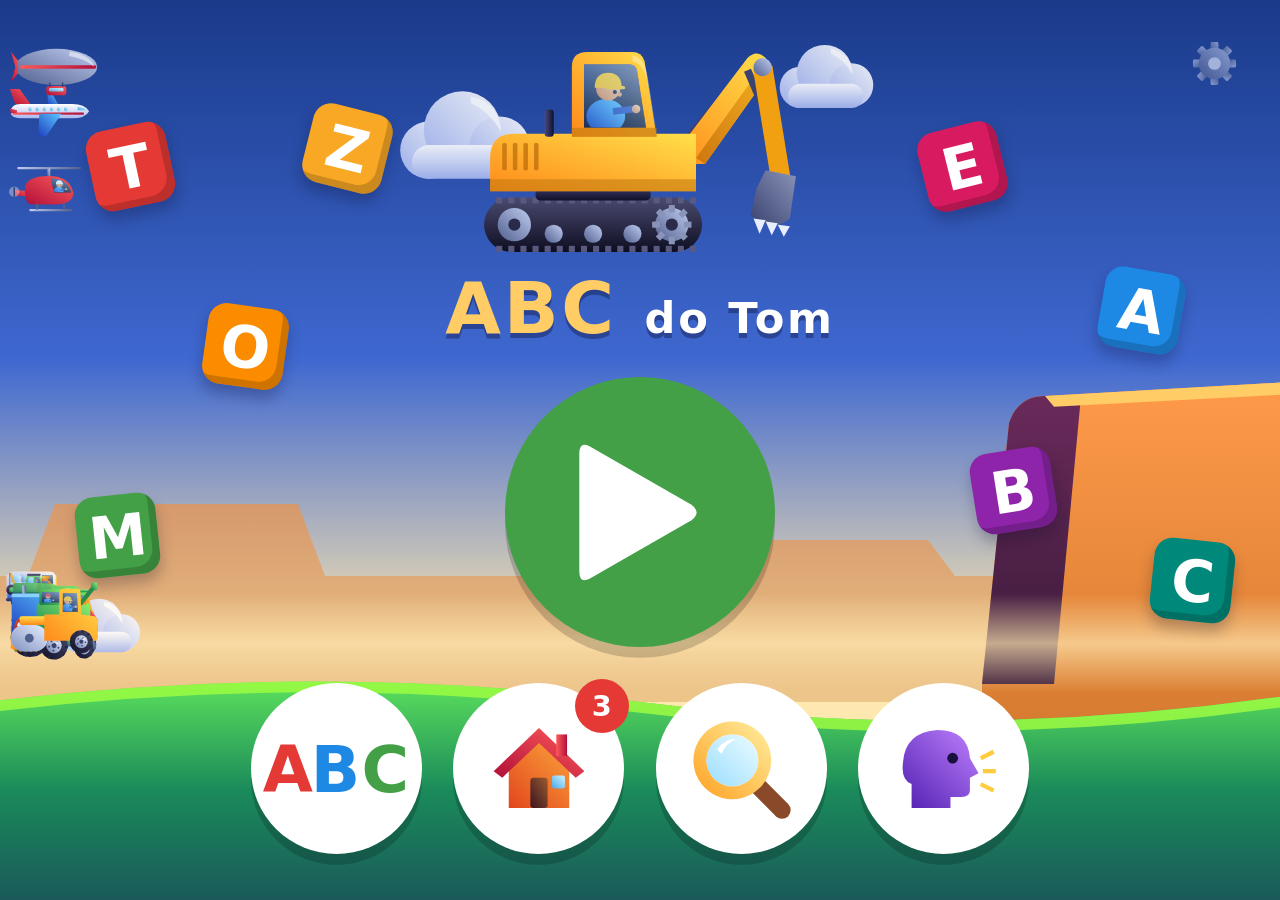
<file: index.html>
<!doctype html>
<html lang="pt-BR">
<head>
  <meta charset="utf-8">
  <meta name="viewport" content="width=device-width, initial-scale=1, maximum-scale=1, user-scalable=no, viewport-fit=cover">
  <title>ABC do Tom</title>
  <meta name="apple-mobile-web-app-capable" content="yes">
  <meta name="mobile-web-app-capable" content="yes">
  <meta name="apple-mobile-web-app-status-bar-style" content="black-translucent">
  <meta name="apple-mobile-web-app-title" content="ABC do Tom">
  <meta name="theme-color" content="#FFF3D6">
  <link rel="manifest" href="manifest.webmanifest">
  <link rel="icon" href="icon.svg" type="image/svg+xml">
  <link rel="apple-touch-icon" href="icon-180.png">
  <link rel="stylesheet" href="css/app.css">
</head>
<body>
  <div id="app" class="screen"></div>
  <script type="module" src="js/app.js"></script>
</body>
</html>
</file>
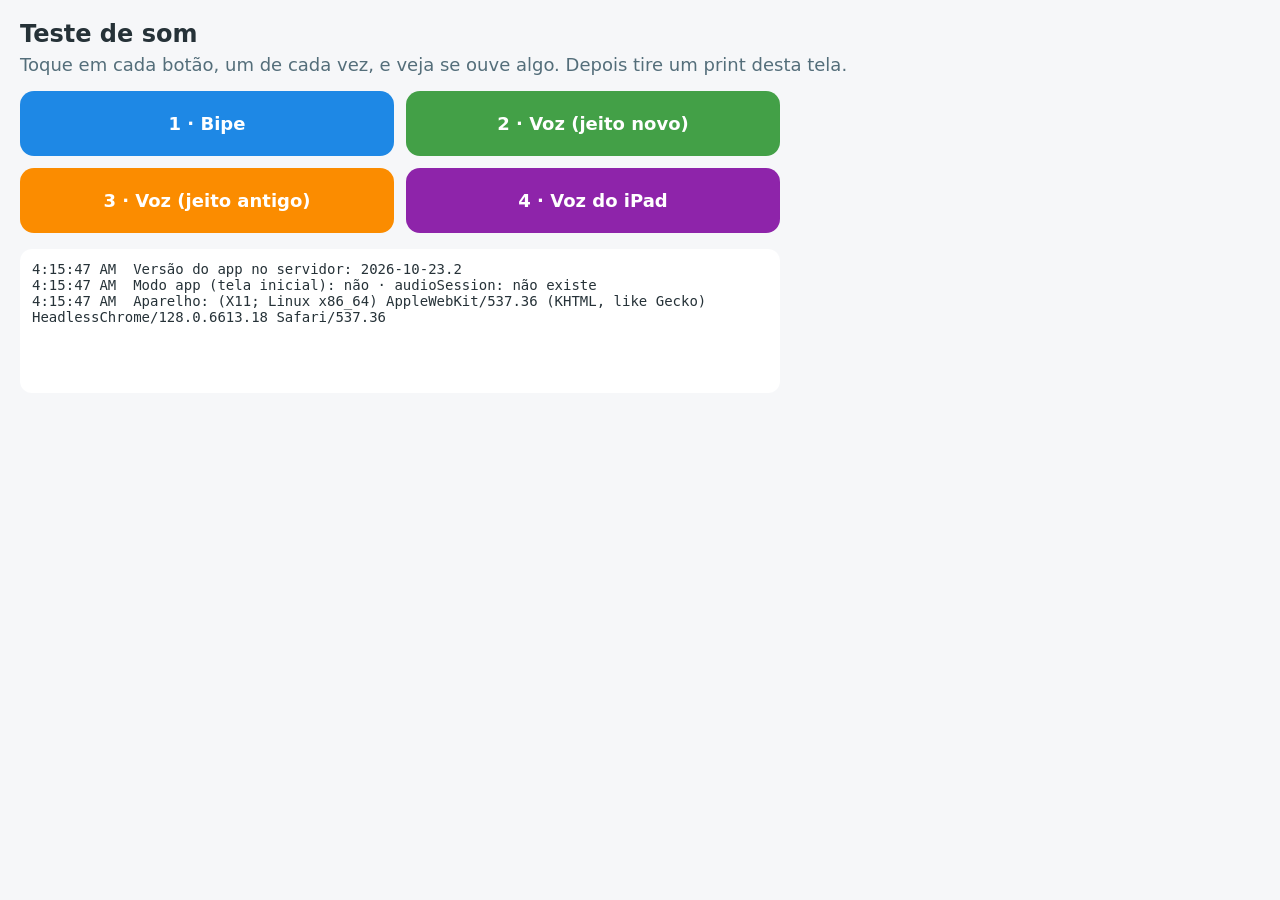
<file: teste.html>
<!doctype html>
<html lang="pt-BR">
<head>
<meta charset="utf-8">
<meta name="viewport" content="width=device-width, initial-scale=1">
<title>Teste de som</title>
<style>
  body { font: 18px -apple-system, system-ui, sans-serif; margin: 0; padding: 20px; background: #F6F7F9; color: #263238; }
  h1 { font-size: 24px; margin: 0 0 6px; }
  p { color: #546E7A; margin: 0 0 16px; }
  .grid { display: grid; grid-template-columns: 1fr 1fr; gap: 12px; max-width: 760px; }
  button { font: inherit; font-weight: 700; padding: 22px 14px; border: 0; border-radius: 14px; background: #1E88E5; color: #fff; }
  button:active { opacity: .7; }
  button.b2 { background: #43A047; } button.b3 { background: #FB8C00; } button.b4 { background: #8E24AA; }
  #log { margin-top: 16px; background: #fff; border-radius: 12px; padding: 12px; font: 14px ui-monospace, Menlo, monospace; white-space: pre-wrap; max-width: 736px; min-height: 120px; }
  .ok { color: #2E7D32; } .err { color: #C62828; }
</style>
</head>
<body>
<h1>Teste de som</h1>
<p>Toque em cada botão, um de cada vez, e veja se ouve algo. Depois tire um print desta tela.</p>
<div class="grid">
  <button id="t1">1 · Bipe</button>
  <button id="t2" class="b2">2 · Voz (jeito novo)</button>
  <button id="t3" class="b3">3 · Voz (jeito antigo)</button>
  <button id="t4" class="b4">4 · Voz do iPad</button>
</div>
<div id="log"></div>
<script>
  const out = document.getElementById('log');
  const log = (msg, cls) => { const d = document.createElement('div'); if (cls) d.className = cls; d.textContent = new Date().toLocaleTimeString() + '  ' + msg; out.prepend(d); };
  let ctx;
  const getCtx = () => { const AC = window.AudioContext || window.webkitAudioContext; if (!ctx && AC) ctx = new AC(); return ctx; };
  const state = () => 'áudio: ' + (ctx ? ctx.state + ' ' + ctx.sampleRate + 'Hz' : 'nenhum');

  log('Aparelho: ' + navigator.userAgent.replace(/^Mozilla\/5.0 /, ''));
  log('Modo app (tela inicial): ' + (navigator.standalone ? 'sim' : 'não') + ' · audioSession: ' + (navigator.audioSession ? navigator.audioSession.type : 'não existe'));
  fetch('js/app.js', { cache: 'no-store' }).then((r) => r.text()).then((t) => log('Versão do app no servidor: ' + ((t.match(/APP_VERSION = '([^']+)'/) || [])[1] || 'antiga'))).catch(() => {});
  if (navigator.serviceWorker && navigator.serviceWorker.controller) log('Modo offline ativo');

  document.getElementById('t1').onclick = async () => {
    try {
      const c = getCtx();
      await c.resume();
      const o = c.createOscillator(), g = c.createGain();
      o.frequency.value = 660; g.gain.value = 0.3;
      o.connect(g).connect(c.destination); o.start(); o.stop(c.currentTime + 0.6);
      log('Bipe enviado — ' + state(), c.state === 'running' ? 'ok' : 'err');
    } catch (e) { log('Bipe ERRO: ' + e.name + ' ' + e.message, 'err'); }
  };
  document.getElementById('t2').onclick = async () => {
    try {
      const c = getCtx();
      await c.resume();
      const r = await fetch('audio/n_T.m4a');
      log('Arquivo: HTTP ' + r.status + ' ' + (r.headers.get('content-type') || ''));
      const ab = await r.arrayBuffer();
      const buf = await new Promise((res, rej) => c.decodeAudioData(ab, res, rej));
      const s = c.createBufferSource(); s.buffer = buf; s.connect(c.destination); s.start();
      log('Voz (jeito novo) tocando ' + buf.duration.toFixed(2) + 's — ' + state(), c.state === 'running' ? 'ok' : 'err');
    } catch (e) { log('Voz (jeito novo) ERRO: ' + (e && e.name) + ' ' + (e && e.message), 'err'); }
  };
  document.getElementById('t3').onclick = () => {
    const a = new Audio('audio/n_T.m4a');
    a.onended = () => log('Voz (jeito antigo) terminou', 'ok');
    a.onerror = () => log('Voz (jeito antigo) ERRO de arquivo: ' + (a.error && a.error.code), 'err');
    a.play().then(() => log('Voz (jeito antigo) tocando', 'ok')).catch((e) => log('Voz (jeito antigo) ERRO: ' + e.name + ' ' + e.message, 'err'));
  };
  document.getElementById('t4').onclick = () => {
    if (!('speechSynthesis' in window)) return log('Sem voz sintética', 'err');
    const u = new SpeechSynthesisUtterance('Tê, de trator');
    u.lang = 'pt-BR';
    u.onend = () => log('Voz do iPad terminou', 'ok');
    u.onerror = (e) => log('Voz do iPad ERRO: ' + e.error, 'err');
    speechSynthesis.cancel(); speechSynthesis.speak(u);
    log('Voz do iPad enviada (vozes: ' + speechSynthesis.getVoices().length + ')');
  };
</script>
</body>
</html>
</file>
<file: css/app.css>
:root {
  --sky: #FFF3D6;
  --sky2: #FFE3A3;
  --dirt: #C98B4E;
  --dirt2: #A86B34;
  --ink: #263238;
  --green: #43A047;
  --letter-font: "Arial Rounded MT Bold", "Nunito", "Varela Round", ui-rounded, system-ui, sans-serif;
}
* { box-sizing: border-box; -webkit-tap-highlight-color: transparent; }
html, body {
  margin: 0; height: 100%; overflow: hidden;
  background: var(--sky); color: var(--ink);
  font-family: -apple-system, system-ui, sans-serif;
  -webkit-user-select: none; user-select: none; -webkit-touch-callout: none;
  touch-action: manipulation;
}
button { font: inherit; color: inherit; border: 0; background: none; cursor: pointer; touch-action: manipulation; }

.screen {
  position: fixed; inset: 0;
  display: flex; flex-direction: column; align-items: center; justify-content: center;
  gap: 3vmin;
  padding: max(16px, env(safe-area-inset-top)) 16px max(16px, env(safe-area-inset-bottom));
  background: #3f68d0 var(--bg, none) center bottom / cover no-repeat;
}
.screen.parent { background: #F6F7F9; }

.art { width: 100%; height: auto; display: block; overflow: visible; }

/* ---------- Botões grandes ---------- */
.btn {
  display: grid; place-items: center;
  width: 20vmin; height: 20vmin; min-width: 96px; min-height: 96px;
  border-radius: 50%;
  background: #fff; font-size: 9vmin;
  box-shadow: 0 1.2vmin 0 rgba(0,0,0,.18);
  transition: transform .1s;
  position: relative;
}
.btn:active { transform: translateY(.8vmin) scale(.97); box-shadow: 0 .4vmin 0 rgba(0,0,0,.18); }
.btn.play, .btn.go { width: 30vmin; height: 30vmin; background: var(--green); }
.btn.go { width: 20vmin; height: 20vmin; position: absolute; right: 5vmin; bottom: 6vmin; animation: pulse 1.4s ease-in-out infinite; }
/* Ícones e letras centralizados (ver js/glyph.js) */
.glyph { width: 100%; height: 100%; display: block; overflow: visible; }
.glyph text { font-family: var(--letter-font); font-weight: 900; fill: var(--c, #E53935); }
.shape { width: 62%; height: 62%; display: block; }
.ico { width: 58%; height: 58%; display: block; object-fit: contain; pointer-events: none; }
.ico-inline { height: 1.1em; width: 1.1em; vertical-align: -0.2em; }
.btn.play .shape { width: 64%; height: 64%; }
.btn.abc { display: flex; align-items: center; justify-content: center; }
.btn.abc span { width: 10vmin; height: 10vmin; margin: 0 -2.3vmin; flex: none; }
.btn small {
  position: absolute; right: -.5vmin; top: -.5vmin;
  background: #E53935; color: #fff; font-size: 3.2vmin; font-weight: 800;
  min-width: 6vmin; height: 6vmin; border-radius: 3vmin; display: grid; place-items: center; padding: 0 1vmin;
}
.hidden { visibility: hidden; }

.corner-btn {
  position: absolute; top: max(14px, env(safe-area-inset-top)); left: 16px;
  width: 11vmin; height: 11vmin; min-width: 60px; min-height: 60px;
  border-radius: 50%; background: rgba(255,255,255,.8);
  display: grid; place-items: center; z-index: 5;
  box-shadow: 0 .6vmin 0 rgba(0,0,0,.12);
}
.back-btn { left: calc(16px + 13vmin); }

/* ---------- Início ---------- */
.home .mascot { width: 36vmin; max-width: 380px; }
.logo { margin: -2vmin 0 0; font-family: var(--letter-font); font-size: 8vmin; font-weight: 900; color: #ffcc66; letter-spacing: .3vmin; text-shadow: 0 .5vmin 0 rgba(10,10,42,.35); }
.logo span { color: #fff; font-size: .6em; }
.menu { display: flex; flex-direction: column; align-items: center; gap: 4vmin; }
.menu-row { display: flex; gap: 5vmin; }
.gear { left: auto; right: 16px; background: transparent; box-shadow: none; }
.gear .ico { width: 45%; height: 45%; opacity: .5; }
.gear svg { position: absolute; inset: 0; width: 100%; height: 100%; transform: rotate(-90deg); }
.gear .ring { fill: none; stroke: #43A047; stroke-width: 3; stroke-dasharray: 101; stroke-dashoffset: 101; }
.gear.holding .ring { transition: stroke-dashoffset 2s linear; stroke-dashoffset: 0; }

.bob { animation: bob 2.4s ease-in-out infinite; }
@keyframes bob { 50% { transform: translateY(-1.5vmin) rotate(-1deg); } }
.mascot .esc-arm { transform-origin: 140px 86px; animation: dig 3s ease-in-out infinite; }
@keyframes dig { 0%, 60%, 100% { transform: rotate(0); } 75% { transform: rotate(6deg); } 88% { transform: rotate(-3deg); } }
.mascot .eyes { animation: blink 4s infinite; transform-origin: 71px 63px; }
@keyframes blink { 0%, 94%, 100% { transform: scaleY(1); } 97% { transform: scaleY(.1); } }

/* ---------- Letras ---------- */
.bigletter, .tile {
  font-family: var(--letter-font); font-weight: 900; line-height: 1;
  color: var(--c, #E53935);
  background: #fff; display: grid; place-items: center;
  border-radius: 5vmin;
  box-shadow: 0 1.4vmin 0 var(--c);
}
.bigletter { width: 46vmin; height: 46vmin; }

.pics { display: flex; gap: 4vmin; }
.picbtn { width: 25vmin; height: 25vmin; padding: 0; border-radius: 3.5vmin; }
/* Figuras: cenas quadradas com cantos arredondados e sombra projetada (sem contorno) */
.pic { display: block; width: 100%; height: 100%; border-radius: inherit; overflow: hidden;
  box-shadow: 0 1.2vmin 0 rgba(10,10,42,.35), 0 2vmin 4vmin rgba(10,10,42,.25); }
.pic img { display: block; width: 100%; height: 100%; pointer-events: none; }
.pic.big { width: 44vmin; height: 44vmin; border-radius: 4.5vmin; }

.intro .intro-tag { position: absolute; top: 8vmin; left: calc(50% - 36vmin); width: 12vmin; height: 12vmin; animation: spin 3s linear infinite; }
@keyframes spin { to { transform: rotate(360deg); } }

/* ---------- Jogo ---------- */
.game { justify-content: space-evenly; padding-top: max(24px, env(safe-area-inset-top)); }
.road { position: relative; width: min(70vw, 900px); height: 10vmin; margin-left: 10vmin; }
.road-line { position: absolute; left: 0; right: 0; bottom: 1vmin; height: 2vmin; border-radius: 1vmin; background: repeating-linear-gradient(90deg, #8D6E63 0 3vmin, #A1887F 3vmin 6vmin); }
.mini-esc { position: absolute; bottom: 1.6vmin; width: 13vmin; transition: left .8s cubic-bezier(.3,1.4,.6,1); }
.flag { position: absolute; right: -3vmin; bottom: 1vmin; width: 9vmin; height: 9vmin; }
.flag .ico, .intro-tag .ico { width: 100%; height: 100%; }

.prompt { display: grid; place-items: center; }
.speaker {
  width: 24vmin; height: 24vmin; border-radius: 50%; background: #fff;
  box-shadow: 0 1.2vmin 0 rgba(0,0,0,.15); animation: pulse 1.6s ease-in-out infinite;
}
@keyframes pulse { 50% { transform: scale(1.06); } }
.picprompt { border-radius: 4.5vmin; }

.opts { display: flex; gap: 5vmin; flex-wrap: wrap; justify-content: center; }
.tile { width: 30vmin; height: 30vmin; transition: transform .15s, opacity .3s; }
.opts.n4 .tile { width: 23vmin; height: 23vmin; }
.opts.n3 .tile { width: 27vmin; height: 27vmin; }
.tile:active { transform: translateY(.8vmin); }
.tile.right { animation: jump .6s ease; background: #F1F8E9; }
@keyframes jump { 30% { transform: translateY(-5vmin) scale(1.15); } 60% { transform: translateY(0) scale(.95); } }
.tile.wrong { animation: shake .4s ease; opacity: .35; }
@keyframes shake { 20%, 60% { transform: translateX(-2vmin) rotate(-4deg); } 40%, 80% { transform: translateX(2vmin) rotate(4deg); } }
.tile.fade { opacity: .25; }
.tile.hint { animation: glow 1s ease-in-out infinite; }
@keyframes glow { 50% { transform: scale(1.1); box-shadow: 0 0 0 2vmin rgba(255, 235, 59, .8), 0 1.4vmin 0 var(--c); } }

.wiggle { animation: wiggle .5s ease; }
@keyframes wiggle { 25% { transform: rotate(-8deg) scale(1.1); } 75% { transform: rotate(8deg) scale(1.1); } }
.pop-in { animation: popin .6s cubic-bezier(.3,1.6,.5,1); }
@keyframes popin { from { transform: scale(0) rotate(-20deg); } }

.dadbar { display: flex; align-items: center; gap: 4vmin; background: rgba(255,255,255,.85); padding: 2vmin 3vmin; border-radius: 6vmin; font-size: 3vmin; color: #546E7A; }
.dadbtn { width: 12vmin; height: 12vmin; border-radius: 50%; display: grid; place-items: center; }
.dadbtn .shape { width: 75%; height: 75%; }
.dadbtn.yes { background: var(--green); }
.dadbtn.no { background: #B0BEC5; }

/* ---------- Chegada / despedida ---------- */
.arrival-stage { display: flex; flex-direction: column; align-items: center; gap: 2vmin; }
.drive-in { animation: drivein 1.3s cubic-bezier(.2,.9,.3,1.1) both; }
@keyframes drivein { from { transform: translateX(110vw); } 80% { transform: translateX(-3vmin); } }
.plate {
  display: block; background: #fff; width: 18vmin; height: 15vmin;
  border: .8vmin solid var(--c); border-radius: 2vmin;
}
.bye .mascot { width: 50vmin; position: relative; }
.zzz { font-family: var(--letter-font); position: absolute; right: 30%; top: -6vmin; font-size: 7vmin; font-weight: 900; color: #c8d4ff; }
.zzz b, .zzz i { font-style: normal; display: inline-block; animation: float 2s ease-in-out infinite; }
.zzz b { font-size: .8em; animation-delay: .4s; } .zzz i { font-size: .6em; animation-delay: .8s; }
@keyframes float { 50% { transform: translateY(-2vmin); opacity: .5; } }
.sleep .art { animation: breathe 3s ease-in-out infinite; transform-origin: bottom; }
@keyframes breathe { 50% { transform: scaleY(.97); } }

/* ---------- Garagem ---------- */
.garage-screen { justify-content: flex-start; padding-top: max(20px, env(safe-area-inset-top)); overflow-y: auto; }
.garage-title { margin: 0; font-size: 6vmin; color: #fff; text-shadow: 0 .4vmin 0 rgba(10,10,42,.35); }
.garage { display: grid; grid-template-columns: repeat(auto-fill, minmax(max(15vmin, 110px), 1fr)); gap: 2.5vmin; width: min(96vw, 1100px); padding-bottom: 6vmin; }
.spot { display: flex; flex-direction: column; align-items: center; gap: 1.2vmin; padding: 0; }
.spot .pic, .spot .empty { width: 100%; height: auto; aspect-ratio: 1; border-radius: 2.5vmin; }
.spot .pic { box-shadow: 0 .8vmin 0 rgba(10,10,42,.35); }
.spot .empty { background: rgba(10,10,42,.18); border: .5vmin dashed rgba(255,255,255,.45); }
.spot .plate { width: 7.5vmin; height: 5.5vmin; border-width: .4vmin; border-radius: 1vmin; }
.spot:not(.on) .plate { opacity: .6; }

/* ---------- Explorar ---------- */
.explore { overflow-y: auto; }
.alphabet { display: grid; grid-template-columns: repeat(auto-fill, minmax(max(13vmin, 84px), 1fr)); gap: 2.5vmin; width: min(94vw, 1100px); }
.tile.small { width: auto; height: auto; aspect-ratio: 1; border-radius: 3vmin; box-shadow: 0 .9vmin 0 var(--c); }
.arrow { position: absolute; top: 40%; width: 12vmin; height: 12vmin; border-radius: 50%; background: rgba(255,255,255,.8); color: #78909C; display: grid; place-items: center; }
.arrow.prev { left: 3vmin; } .arrow.next { right: 3vmin; }

/* ---------- Confete ---------- */
.confetti { position: fixed; width: 0; height: 0; pointer-events: none; z-index: 50; }
.confetti i { position: absolute; width: 14px; height: 18px; border-radius: 3px; animation: burst 1.3s cubic-bezier(.2,.7,.4,1) forwards; }
@keyframes burst { to { transform: translate(var(--dx), calc(var(--dy) + 260px)) rotate(var(--r)); opacity: 0; } }

/* ---------- Animações das ilustrações ---------- */
.drum { transform-origin: 84px 74px; animation: churn 2s linear infinite; }
@keyframes churn { 50% { transform: rotate(-3deg); } }
.drop { animation: drip 1.2s ease-in infinite; }
.drop.d2 { animation-delay: .4s; } .drop.d3 { animation-delay: .8s; }
@keyframes drip { from { transform: translateY(-6px); opacity: 0; } 30% { opacity: 1; } to { transform: translateY(14px); opacity: 0; } }
.bub { animation: rise 2s ease-in infinite; }
.bub.d2 { animation-delay: .7s; } .bub.d3 { animation-delay: 1.3s; }
@keyframes rise { from { transform: translateY(20px); opacity: 0; } 40% { opacity: 1; } to { transform: translateY(-20px); opacity: 0; } }

/* ---------- Área do papai ---------- */
.parent { justify-content: flex-start; align-items: stretch; padding: 0; gap: 0; -webkit-user-select: text; user-select: text; }
.p-head { display: flex; align-items: center; gap: 12px; padding: max(12px, env(safe-area-inset-top)) 16px 12px; background: #fff; border-bottom: 1px solid #E0E4E8; flex-wrap: wrap; }
.p-head nav { display: flex; gap: 6px; }
.p-head button { padding: 10px 14px; border-radius: 10px; font-size: 16px; }
.p-head nav button.on { background: #263238; color: #fff; }
.p-close { background: #ECEFF1; }
.p-body { flex: 1; overflow-y: auto; -webkit-overflow-scrolling: touch; padding: 16px 16px 60px; max-width: 900px; width: 100%; margin: 0 auto; font-size: 16px; }
.p-body h3 { margin: 24px 0 8px; font-size: 17px; }
.p-note { color: #546E7A; line-height: 1.45; }
.p-warn { background: #FFF3E0; color: #E65100; padding: 10px 12px; border-radius: 10px; }
.p-grid { display: grid; grid-template-columns: repeat(auto-fill, minmax(96px, 1fr)); gap: 8px; }
.p-letter { background: #fff; border-radius: 12px; padding: 10px 6px; display: flex; flex-direction: column; align-items: center; border: 2px solid #E0E4E8; }
.p-letter b { font-family: var(--letter-font); font-size: 30px; }
.p-letter span { font-size: 13px; font-weight: 600; }
.p-letter small { font-size: 11px; color: #90A4AE; }
.p-letter.lv1 { border-color: #FFB74D; } .p-letter.lv1 span { color: #EF6C00; }
.p-letter.lv2 { border-color: #FFD54F; } .p-letter.lv2 span { color: #F9A825; }
.p-letter.lv3 { border-color: #81C784; } .p-letter.lv3 span { color: #2E7D32; }
.p-letter.lv4 { border-color: #2E7D32; background: #E8F5E9; } .p-letter.lv4 span { color: #1B5E20; }
.p-letter.lv0 { opacity: .6; }
.h-letter { font-family: var(--letter-font); color: var(--c); font-size: 26px; }
.r-row { display: flex; align-items: center; gap: 8px; padding: 8px 0; border-bottom: 1px solid #ECEFF1; }
.r-row.recording { background: #FFEBEE; }
.r-label { flex: 1; }
.r-dot { width: 10px; height: 10px; border-radius: 50%; background: #CFD8DC; flex: none; }
.r-dot.on { background: var(--green); }
.r-row button { padding: 8px 12px; border-radius: 8px; background: #ECEFF1; font-size: 15px; }
.r-row .r-rec { background: #FFEBEE; color: #C62828; font-weight: 600; min-width: 92px; }
.chips { display: flex; gap: 8px; flex-wrap: wrap; }
.chip { padding: 10px 18px; border-radius: 20px; background: #fff; border: 1px solid #CFD8DC; font-size: 16px; }
.chip.on { background: #263238; color: #fff; border-color: #263238; }
.p-list { line-height: 1.5; color: #37474F; padding-left: 20px; }
.p-list li { margin-bottom: 8px; }
.danger { background: #FFEBEE; color: #C62828; padding: 12px 18px; border-radius: 10px; font-weight: 600; }

@media (orientation: portrait) {
  .bigletter { width: 56vmin; height: 56vmin; }
  .pics { gap: 3vmin; }
}

/* ---------- Gravação guiada ---------- */
.g-start { display: flex; flex-direction: column; gap: 8px; margin: 12px 0 4px; }
.g-go { padding: 16px; border-radius: 12px; font-size: 17px; font-weight: 700; background: #C62828; color: #fff; }
.g-go.all { background: #ECEFF1; color: #37474F; font-weight: 600; font-size: 15px; padding: 12px; }
.guided .g-count { margin-left: auto; font-weight: 700; color: #546E7A; }
.g-body { flex: 1; display: flex; flex-direction: column; align-items: center; justify-content: center; gap: 14px; padding: 16px; text-align: center; overflow-y: auto; }
.g-progress { width: min(90%, 640px); height: 8px; border-radius: 4px; background: #E0E4E8; overflow: hidden; }
.g-progress div { height: 100%; background: #43A047; transition: width .3s; }
.g-context { display: flex; align-items: center; justify-content: center; gap: 24px; min-height: 140px; }
.g-letter { width: 150px; height: 150px; }
.g-phrase { font-size: 90px; }
.g-context .pic { width: 150px; height: 150px; border-radius: 18px; }
.g-hint { margin: 0; color: #78909C; font-size: 15px; }
.g-say { margin: 0; font-size: clamp(28px, 6vw, 48px); font-weight: 800; color: #263238; max-width: 800px; }
.g-actions { display: flex; align-items: center; justify-content: center; gap: 16px; margin-top: 12px; min-height: 110px; }
.g-btn { padding: 14px 20px; border-radius: 14px; background: #ECEFF1; font-size: 17px; font-weight: 600; min-width: 110px; }
.g-spacer { min-width: 110px; }
.g-btn.rec, .g-btn.stop { width: 110px; height: 110px; min-width: 0; border-radius: 50%; background: #E53935; color: #fff; font-size: 18px; font-weight: 800; box-shadow: 0 6px 0 #B71C1C; }
.g-btn.stop { background: #263238; box-shadow: 0 0 0 0 rgba(229,57,53,.6); animation: recpulse 1.2s infinite; position: relative; }
@keyframes recpulse { 70% { box-shadow: 0 0 0 22px rgba(229,57,53,0); } 100% { box-shadow: 0 0 0 0 rgba(229,57,53,0); } }
.g-btn.primary { background: #43A047; color: #fff; font-size: 20px; padding: 18px 28px; box-shadow: 0 5px 0 #2E7D32; }
.g-done { font-size: 80px; display: flex; flex-direction: column; align-items: center; gap: 8px; }
.g-done p { font-size: 22px; margin: 0 0 12px; }

.r-dot.other { background: #64B5F6; }
.p-note .r-dot { display: inline-block; margin: 0 4px 0 10px; vertical-align: middle; }
.p-ok { background: #E8F5E9; color: #1B5E20; padding: 10px 12px; border-radius: 10px; line-height: 1.45; }
.p-ok:empty, .p-warn:empty { display: none; }
.g-go.test { background: #E3F2FD; color: #1565C0; font-size: 15px; padding: 12px; }
.g-studio { background: #263238; color: #fff; padding: 4px 10px; border-radius: 8px; font-weight: 700; }
.g-err { max-width: 640px; }

.screen.bye { background-image: var(--bg-night, none); background-color: #1a1050; }

/* Gravação: medidor, forma de onda e botão "segure para falar" */
.g-meter { width: min(80%, 420px); height: 12px; border-radius: 6px; background: #E0E4E8; overflow: hidden; }
.g-meter i { display: block; height: 100%; width: 0; background: #90A4AE; transition: width .06s linear; }
.g-meter-hint { margin: -6px 0 0; font-size: 14px; color: #78909C; min-height: 18px; }
.g-wave { width: min(90%, 600px); height: 70px; background: #fff; border-radius: 10px; }
.g-btn.hold { width: 130px; height: 130px; min-width: 0; border-radius: 50%; background: #E53935; color: #fff; font-size: 17px; font-weight: 800; line-height: 1.25; box-shadow: 0 6px 0 #B71C1C; touch-action: none; -webkit-user-select: none; user-select: none; }
.g-btn.hold.on { background: #263238; box-shadow: 0 0 0 0 rgba(229,57,53,.6); animation: recpulse 1.2s infinite; }
.g-btn.again { width: 100px; height: 100px; font-size: 15px; }
.g-btn small { display: block; font-size: 11px; opacity: .7; font-weight: 500; }
.g-keys { font-size: 13px; }

/* Tela inicial: botões e ícones grandes (no iPad antigo o ícone em % encolhia) */
.home .menu-row .btn { width: 22vmin; height: 22vmin; }
.home .menu-row .btn .ico { width: 14vmin; height: 14vmin; flex: none; }
.home .btn.garage-btn, .home .btn.dad { display: flex; align-items: center; justify-content: center; }
.home > *:not(.deco) { position: relative; z-index: 1; }
.home > .gear { position: absolute; }

/* Enfeites lúdicos */
.deco { position: absolute; inset: 0; z-index: 0; pointer-events: none; overflow: hidden; }
.deco .block {
  position: absolute; width: 9vmin; height: 9vmin; border-radius: 2vmin;
  background: linear-gradient(135deg, color-mix(in srgb, var(--b) 70%, #fff), var(--b));
  background: var(--b);
  box-shadow: inset -0.8vmin -0.8vmin 0 rgba(0,0,0,.18), 0 1vmin 1.5vmin rgba(10,10,42,.25);
  transform: rotate(var(--r)); animation: floaty 5s ease-in-out infinite;
}
@keyframes floaty { 50% { transform: rotate(calc(var(--r) * -1)) translateY(-1.6vmin); } }
.deco .cloud { position: absolute; width: 18vmin; opacity: .9; animation: drift 60s linear infinite; }
.deco .c1 { top: 6%; left: 30%; } .deco .c2 { top: 2%; left: 60%; width: 13vmin; animation-duration: 80s; animation-delay: -30s; }
.deco .c3 { top: 64%; left: 4%; width: 11vmin; animation-duration: 70s; animation-delay: -50s; }
@keyframes drift { from { transform: translateX(-60vw); } to { transform: translateX(80vw); } }

/* ---------- Caça às letras ---------- */
.home .menu-row { gap: 3.5vmin; }
.home .menu-row .btn { width: 19vmin; height: 19vmin; }
.home .menu-row .btn .ico { width: 12vmin; height: 12vmin; }
.home .btn.hunt-btn { display: flex; align-items: center; justify-content: center; }
.hunt { justify-content: flex-start; }
.hunt-target {
  position: absolute; top: max(14px, env(safe-area-inset-top)); left: calc(50% - 10vmin);
  width: 20vmin; height: 20vmin; background: #fff; border-radius: 4vmin; z-index: 3;
  box-shadow: 0 1.2vmin 0 var(--c); animation: pulse 2s ease-in-out infinite;
}
.hunt-field { position: absolute; inset: 0; overflow: hidden; z-index: 2; }
.bubble {
  position: absolute; bottom: -30vmin; width: 22vmin; height: 22vmin; padding: 0;
  animation: rise linear forwards;
}
@keyframes rise { to { transform: translateY(calc(-100vh - 34vmin)); } }
.bubble .sway { display: block; width: 100%; height: 100%; animation: sway 3s ease-in-out infinite alternate; }
@keyframes sway { from { transform: translateX(-2.5vmin) rotate(-4deg); } to { transform: translateX(2.5vmin) rotate(4deg); } }
.bubble .pic { border-radius: 50%; box-shadow: 0 0 0 1vmin rgba(255,255,255,.7), 0 1.5vmin 3vmin rgba(10,10,42,.3); }
.bubble.caught .sway { animation: caught .5s ease-in forwards; }
@keyframes caught { to { transform: scale(1.4); opacity: 0; } }
.bubble.nope .sway { animation: nope .7s ease forwards; }
@keyframes nope { 20%, 60% { transform: translateX(-2vmin) rotate(-8deg); } 40%, 80% { transform: translateX(2vmin) rotate(8deg); } 100% { opacity: 0; transform: scale(.6); } }
.hunt-tray {
  position: absolute; bottom: max(10px, env(safe-area-inset-bottom)); left: 50%; transform: translateX(-50%); z-index: 1;
  display: flex; align-items: flex-end; gap: 2vmin; padding: 1.5vmin 3vmin; border-radius: 4vmin; background: rgba(255,255,255,.35);
}
.tray-esc { width: 18vmin; }
.tray-slots { display: flex; gap: 1.5vmin; margin-bottom: 1.5vmin; }
.slot { width: 10vmin; height: 10vmin; border-radius: 2vmin; background: rgba(10,10,42,.2); border: .5vmin dashed rgba(255,255,255,.6); overflow: hidden; }
.slot.filled { border: .5vmin solid #fff; animation: popin .5s cubic-bezier(.3,1.6,.5,1); }
.slot .pic { border-radius: 0; box-shadow: none; }
.hunt-tray.full { animation: jump .7s ease 2; }
.hunt-end { display: flex; flex-direction: column; align-items: center; gap: 4vmin; }
.hunt-end .bigletter { width: 32vmin; height: 32vmin; }
.hunt-end .pics { flex-wrap: wrap; justify-content: center; max-width: 94vw; }
.hunt-end .picbtn { width: 20vmin; height: 20vmin; }
.hunt-done .btn { display: flex; align-items: center; justify-content: center; }
.hunt-done .btn .ico { width: 12vmin; height: 12vmin; }

/* Tela da letra: fileira com todas as figuras, arrastável com o dedo */
.pics.strip { max-width: 100vw; overflow-x: auto; padding: 1vmin 6vmin 3vmin; touch-action: pan-x; scroll-snap-type: x proximity; -webkit-overflow-scrolling: touch; }
.pics.strip .picbtn { flex: none; scroll-snap-align: center; }
/* Centraliza quando cabe e alinha à esquerda quando não cabe ("justify-content: safe" não existe no Safari 16: cortava a 1ª figura) */
.pics.strip .picbtn:first-child { margin-left: auto; }
.pics.strip .picbtn:last-child { margin-right: auto; }

/* Trânsito da tela inicial (só transform: leve no iPad antigo) */
.deco .rover { position: absolute; left: 0; animation: roll linear infinite; will-change: transform; }
.deco .rover.near { z-index: 2; bottom: 25%; width: 12vmin; animation-duration: 42s; }
.deco .rover.far { z-index: 1; bottom: 31%; width: 7vmin; opacity: .85; animation-name: rollback; animation-duration: 60s; }
.deco .rover.sky { top: 7%; width: 11vmin; animation-duration: 34s; }
.deco .rover.sky2 { top: 16%; width: 10vmin; animation-name: rollback; animation-duration: 48s; }
.deco .rover.sky3 { top: 2%; width: 12vmin; animation-duration: 90s; }
@keyframes roll { from { transform: translateX(-26vmin); } to { transform: translateX(100vw); } }
@keyframes rollback { from { transform: translateX(100vw) scaleX(-1); } to { transform: translateX(-26vmin) scaleX(-1); } }

/* Ícones com tamanho fixo em todas as telas: no Safari do iPad antigo, tamanhos em %
   dentro de botões podem encolher (era o motivo dos ícones minúsculos). */
.corner-btn .ico { width: 7.5vmin; height: 7.5vmin; min-width: 40px; min-height: 40px; }
.gear .ico { width: 5.5vmin; height: 5.5vmin; min-width: 30px; min-height: 30px; opacity: .65; }
.btn .ico { width: 13vmin; height: 13vmin; flex: none; }
.btn { display: flex; align-items: center; justify-content: center; }
.speaker .ico { width: 15vmin; height: 15vmin; }
.btn.play .shape { width: 17vmin; height: 17vmin; } /* viewBox do play é justo no triângulo */
.btn.go .shape { width: 11.5vmin; height: 11.5vmin; }
.arrow .shape { width: 8vmin; height: 8vmin; }
.dadbtn .shape { width: 9vmin; height: 9vmin; }
.flag .ico, .intro-tag .ico { width: 100%; height: 100%; }
.corner-btn, .arrow, .speaker, .dadbtn { display: flex; align-items: center; justify-content: center; }
</file>
